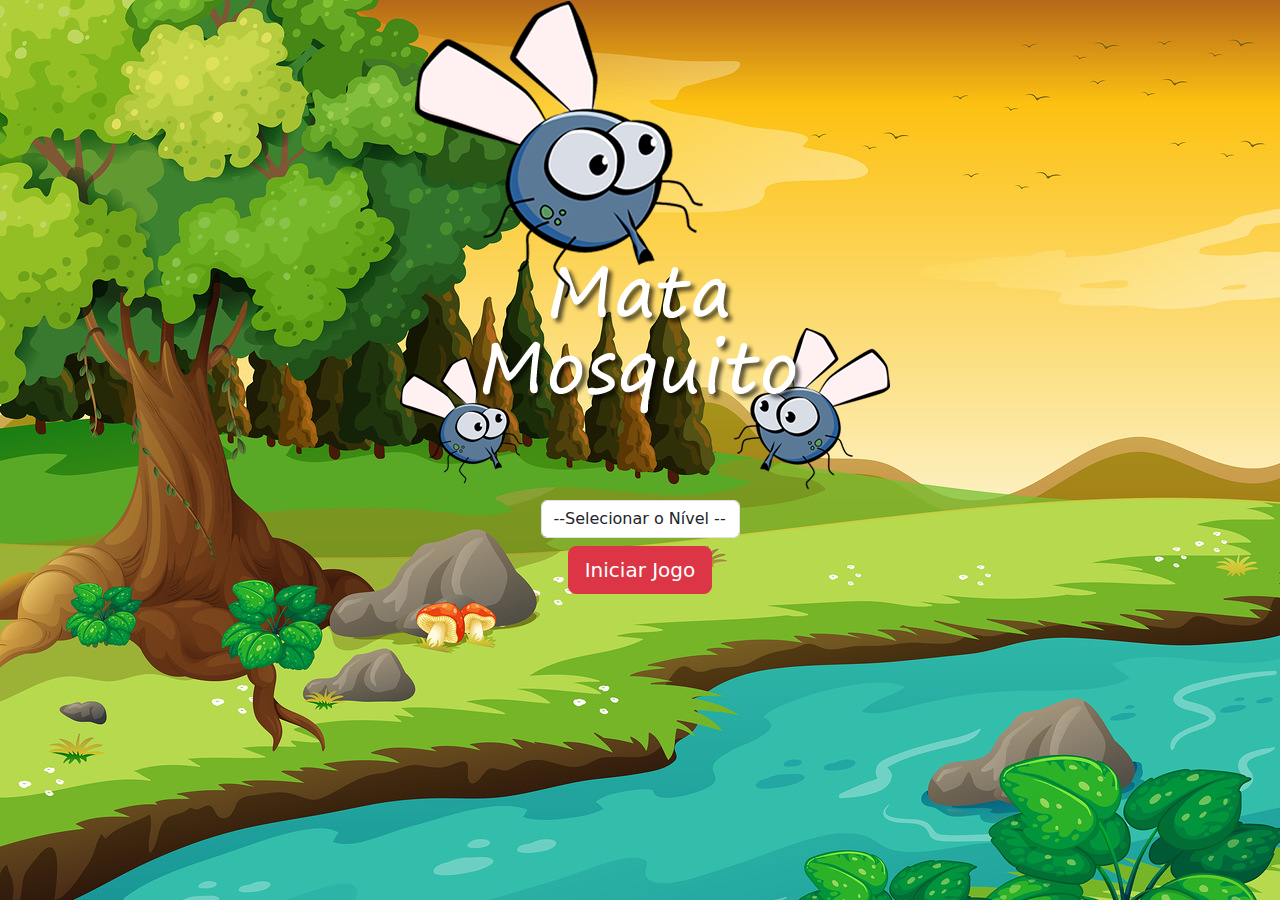
<file: index.html>
<!DOCTYPE html>
<html lang="en">
<head>
    <meta charset="UTF-8">
    <meta name="viewport" content="width=device-width, initial-scale=1.0">
    <link rel="stylesheet" href="https://cdn.jsdelivr.net/npm/bootstrap@5.3.3/dist/css/bootstrap.min.css" rel="stylesheet" integrity="sha384-QWTKZyjpPEjISv5WaRU9OFeRpok6YctnYmDr5pNlyT2bRjXh0JMhjY6hW+ALEwIH" crossorigin="anonymous">
    <link rel="stylesheet" href="estilo.css"/>
    <link rel="shortcut icon" href="imagens/mosquito.png" type="image/x-icon">
    <script>
        function iniciarJogo(){
            var nivel = document.getElementById('nivel').value
            
            if(nivel ===''){
                alert('Selecione um nivel para iniar o jogo')
                return false
            }
           window.location.href = "app.html?" + nivel
        }
    </script>

    <title>Mata Mosquito</title>

</head>
<body>

    <div class="container">
        <div class="row">
            <div class="col"> 
                <div class="d-flex justify-content-center">
                    <img src="imagens/game.png" />
                </div>
            </div>
        </div>

        <div class="row">
            <div class="col"> 
                <div class="d-flex justify-content-center">
                    <div class="mb-2">
                    <select class="form-control" id="nivel">
                        <option value="">--Selecionar o Nível --</option>
                        <option value="normal">Normal</option>
                        <option value="dificil">Difícil</option>
                        <option value="chucknorris">Juck Norris</option>
                    </select>
                    </div>
                </div>
            </div>
        </div>


        <div class="row">
            <div class="col"> 
                <div class="d-flex justify-content-center">
                <button type="button" class="btn btn-danger btn-lg" onclick="iniciarJogo()">Iniciar Jogo</button>
             </div>
            </div>
        </div>
    </div>
    
</body>
</html>
</file>
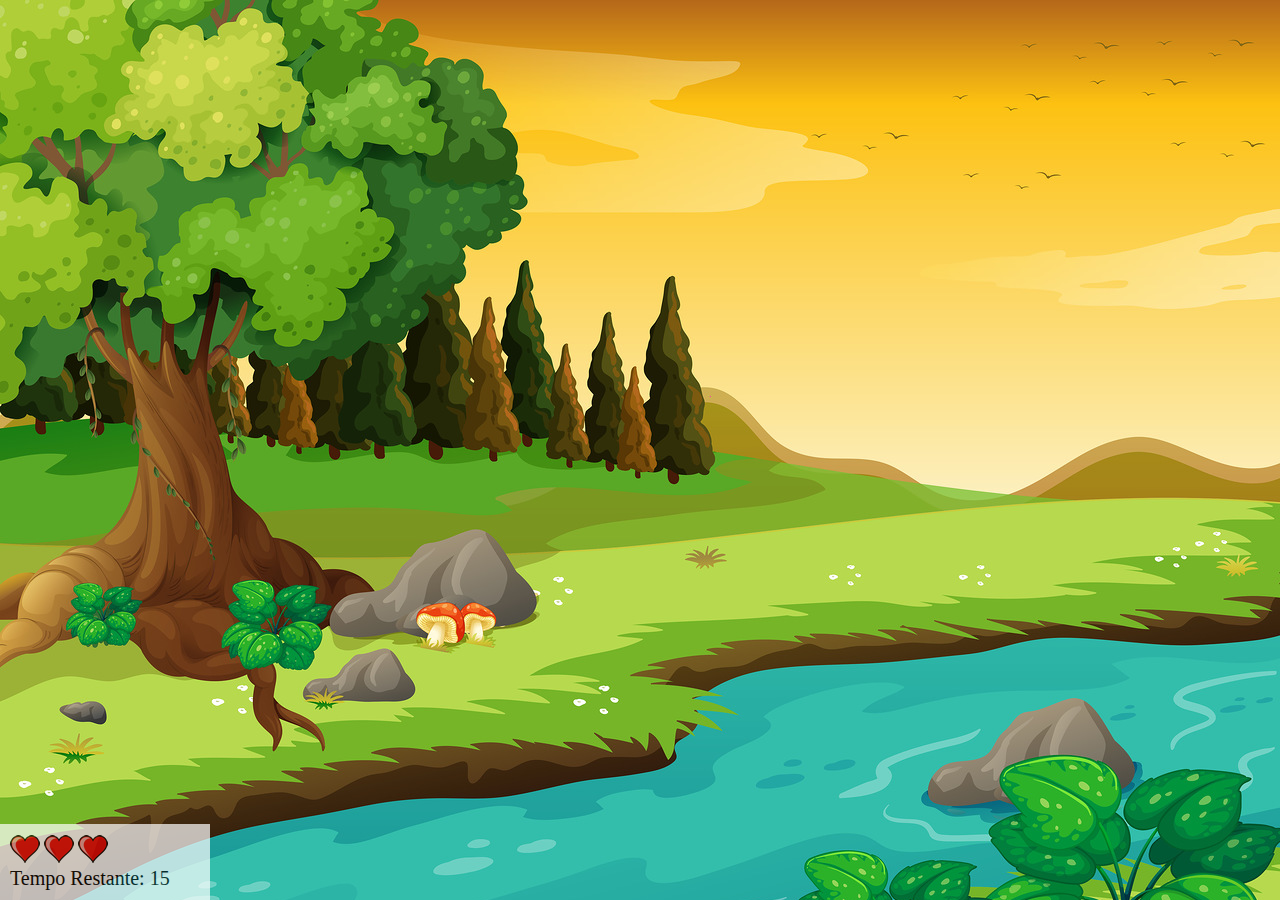
<file: app.html>
<!DOCTYPE html>
<html lang="pt=br">
<head>
    <meta charset="UTF-8">
    <meta name="viewport" content="width=device-width, initial-scale=1.0">
    <link rel="stylesheet" href="estilo.css"/>
    <link rel="shortcut icon" href="imagens/mosquito.png" type="image/x-icon">
    <script src="jogo.js"></script>

    <title>Mata Mosquito</title>
</head>
    <body onresize="ajustaTamanhoPalcoJogo()">

    <div class="painel">
        <div class="vidas">
        <img id="v1" src = "imagens/coracao_cheio.png"/>
        <img id="v2" src = "imagens/coracao_cheio.png"/>
        <img id="v3" src = "imagens/coracao_cheio.png"/>
    </div>

        <div class="cronometro">Tempo Restante: <span id="cronometro"></span></div>
    </div>
    
    <script>

            document.getElementById('cronometro').innerHTML = tempo
            var criaMosquito = setInterval(function(){
            posicaoRandomica()
        }, criaMosquitoTempo)
    </script>
    
</body>
</html>
</file>
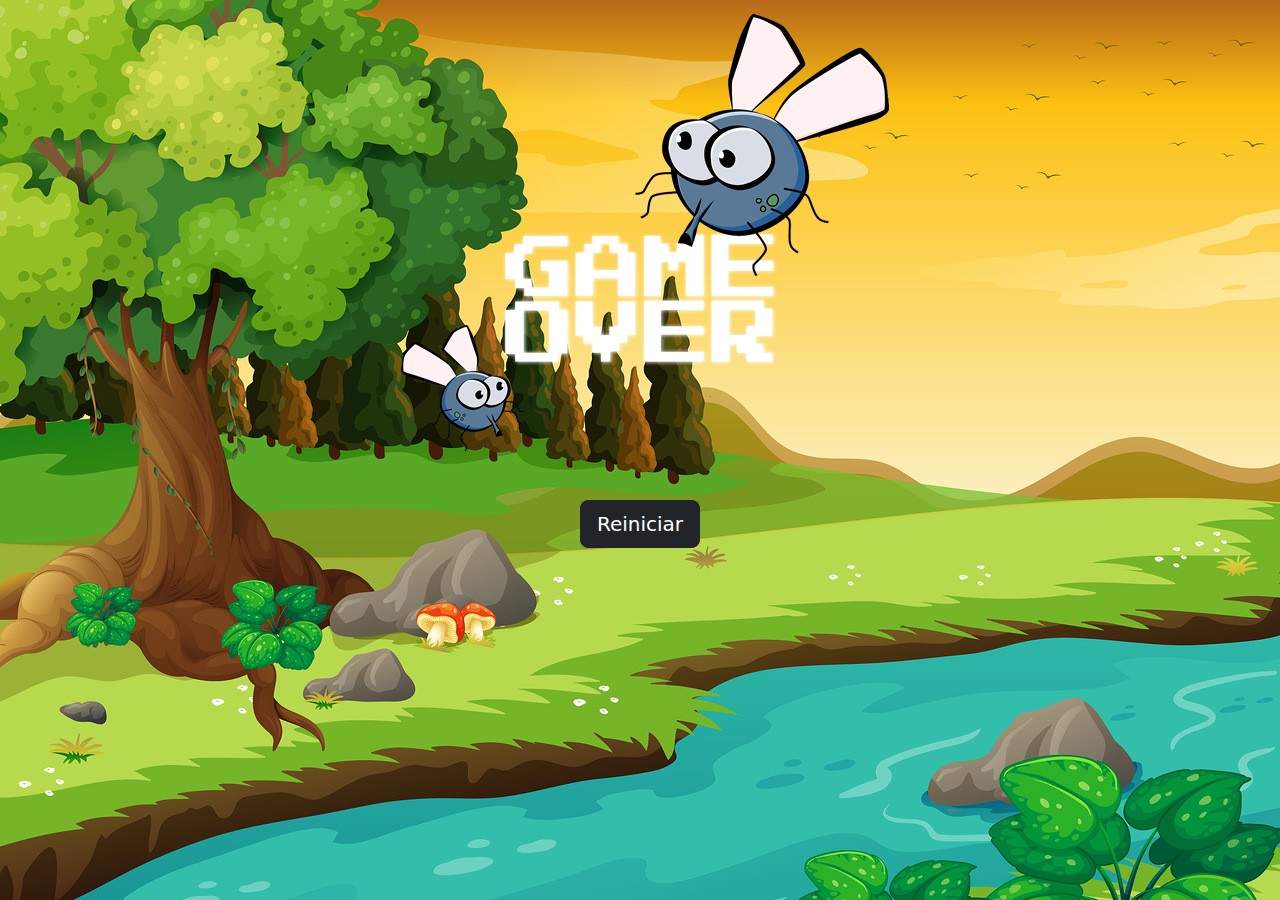
<file: fim_de_jogo.html>
<!DOCTYPE html>
<html lang="en">
<head>
    <meta charset="UTF-8">
    <meta name="viewport" content="width=device-width, initial-scale=1.0">
    <link rel="stylesheet" href="https://cdn.jsdelivr.net/npm/bootstrap@5.3.3/dist/css/bootstrap.min.css" rel="stylesheet" integrity="sha384-QWTKZyjpPEjISv5WaRU9OFeRpok6YctnYmDr5pNlyT2bRjXh0JMhjY6hW+ALEwIH" crossorigin="anonymous">
    <link rel="stylesheet" href="estilo.css"/>
    <link rel="shortcut icon" href="imagens/mosquito.png" type="image/x-icon">
    <title>Fim do Jogo</title>

</head>
<body>

    <div class="container">
        <div class="row">
            <div class="col"> 
                <div class="d-flex justify-content-center">
                    <img src="imagens/game_over.png" />
                </div>
            </div>
        </div>


        <div class="row">
            <div class="col"> 
                <div class="d-flex justify-content-center">
                <button type="button" class="btn btn-dark btn-lg" onclick="window.location.href = 'index.html'">Reiniciar</button>
             </div>
            </div>
        </div>
    </div>
    
</body>
</html>
</file>
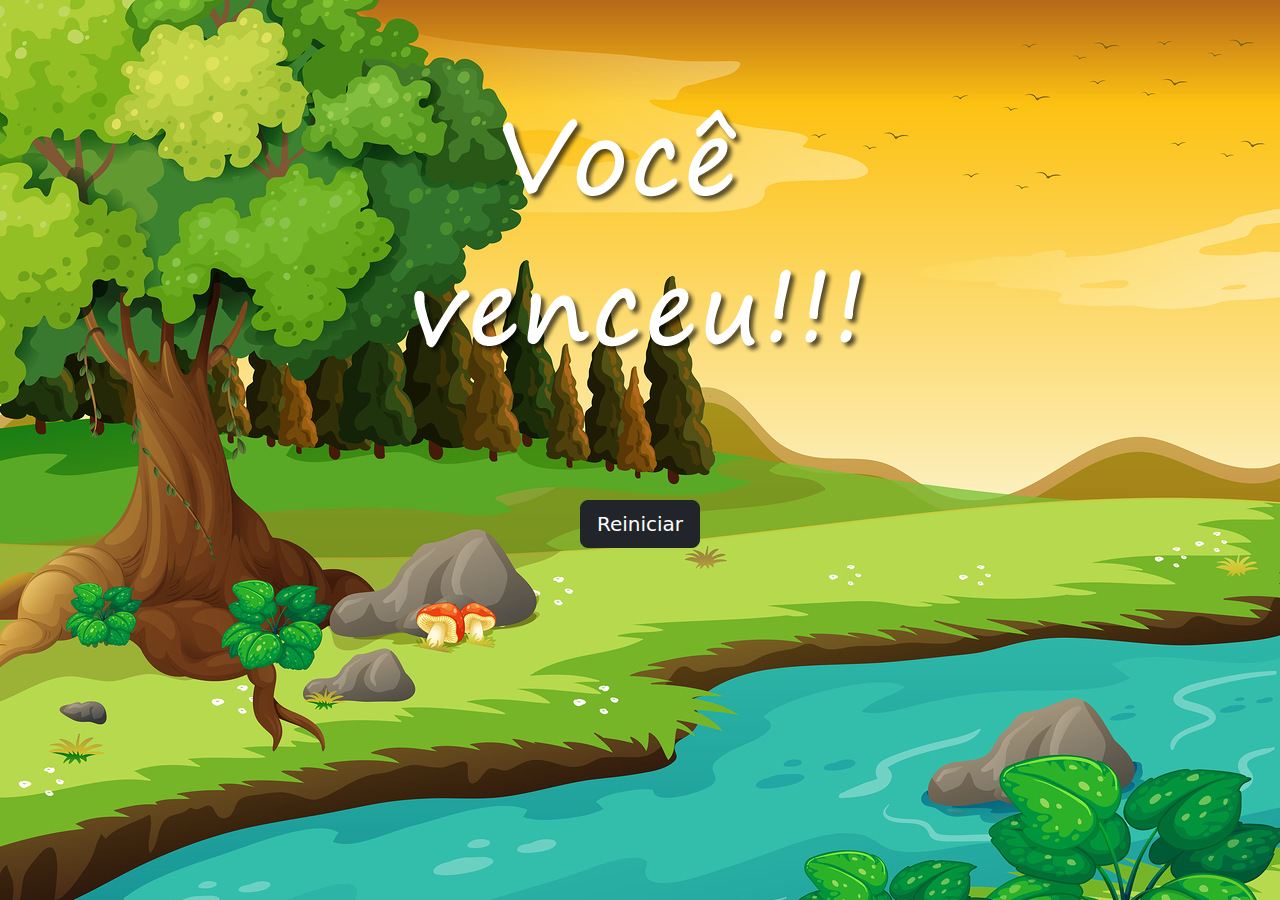
<file: vitoria.html>
<!DOCTYPE html>
<html lang="en">
<head>
    <meta charset="UTF-8">
    <meta name="viewport" content="width=device-width, initial-scale=1.0">
    <link rel="stylesheet" href="https://cdn.jsdelivr.net/npm/bootstrap@5.3.3/dist/css/bootstrap.min.css" rel="stylesheet" integrity="sha384-QWTKZyjpPEjISv5WaRU9OFeRpok6YctnYmDr5pNlyT2bRjXh0JMhjY6hW+ALEwIH" crossorigin="anonymous">
    <link rel="stylesheet" href="estilo.css"/>
    <link rel="shortcut icon" href="imagens/mosquito.png" type="image/x-icon">
    <title>Document</title>

</head>
<body>

    <div class="container">
        <div class="row">
            <div class="col"> 
                <div class="d-flex justify-content-center">
                    <img src="imagens/vitoria.png" />
                </div>

            </div>
        </div>


        <div class="row">
            <div class="col"> 
                <div class="d-flex justify-content-center">
                <button type="button" class="btn btn-dark btn-lg" onclick="window.location.href = 'index.html'">Reiniciar</button>
             </div>
            </div>
        </div>
    </div>
    
</body>
</html>
</file>
<file: estilo.css>
html {
    cursor: url(imagens/mata_mosquito.png)30 30, auto;
}


body{
background-image: url(imagens/bg.jpg);
background-repeat: no-repeat;
background-size: 100%;
}

.mosquito1 {
    width: 50px;
    height: 50px;
}

.mosquito2 {
    width: 70px;
    height: 70px;
}

.mosquito3 {
    width: 90px;
    height: 90px;
}

.ladoA {
    transform: scaleX(1);
}

.ladoB {
    transform: scaleX(-1);
}

.painel {
position: absolute;
width: 190px;
padding: 10px;
bottom: 0px;
left: 0px;
border-top: solid 1px #fff;
background-color: #fff;
opacity: 0.7;

}

.vidas {
    float: left;
}

.cronometro {
    float: left;
    font-size: 20px;

}
</file>
